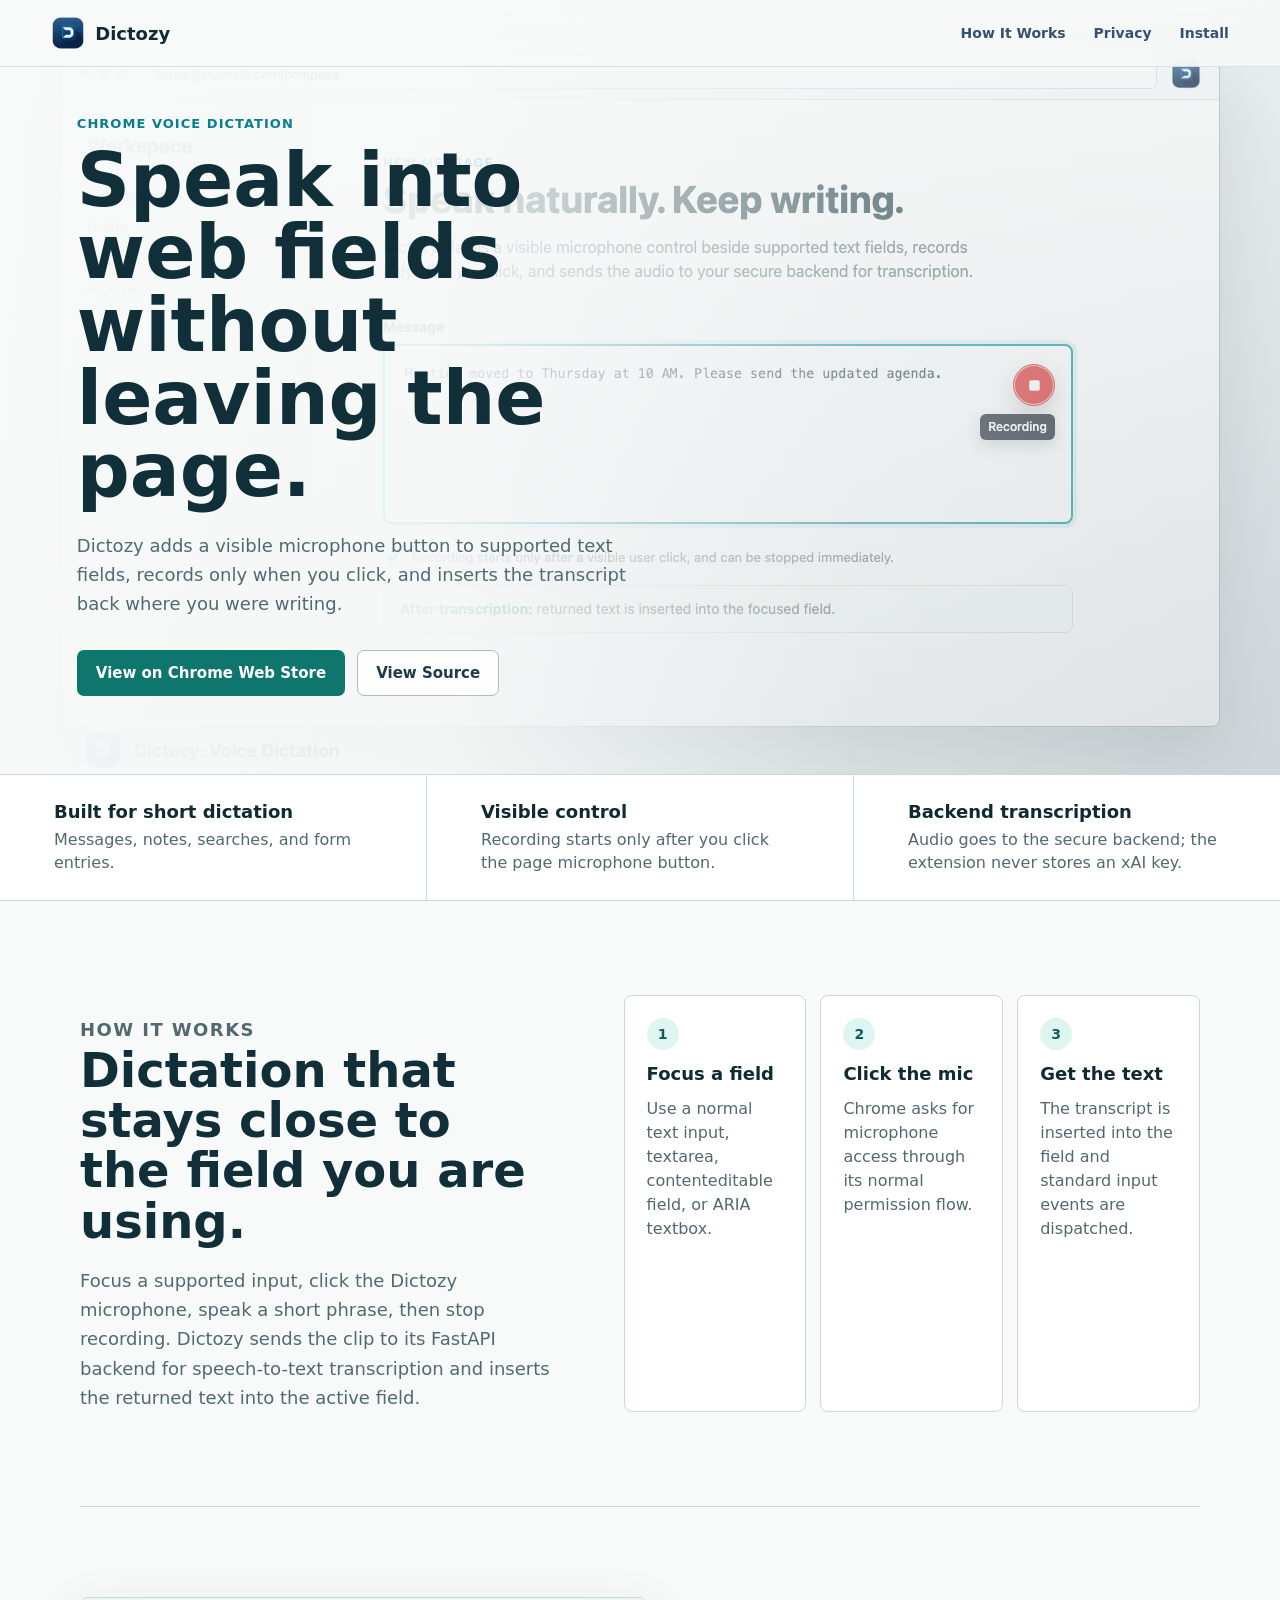
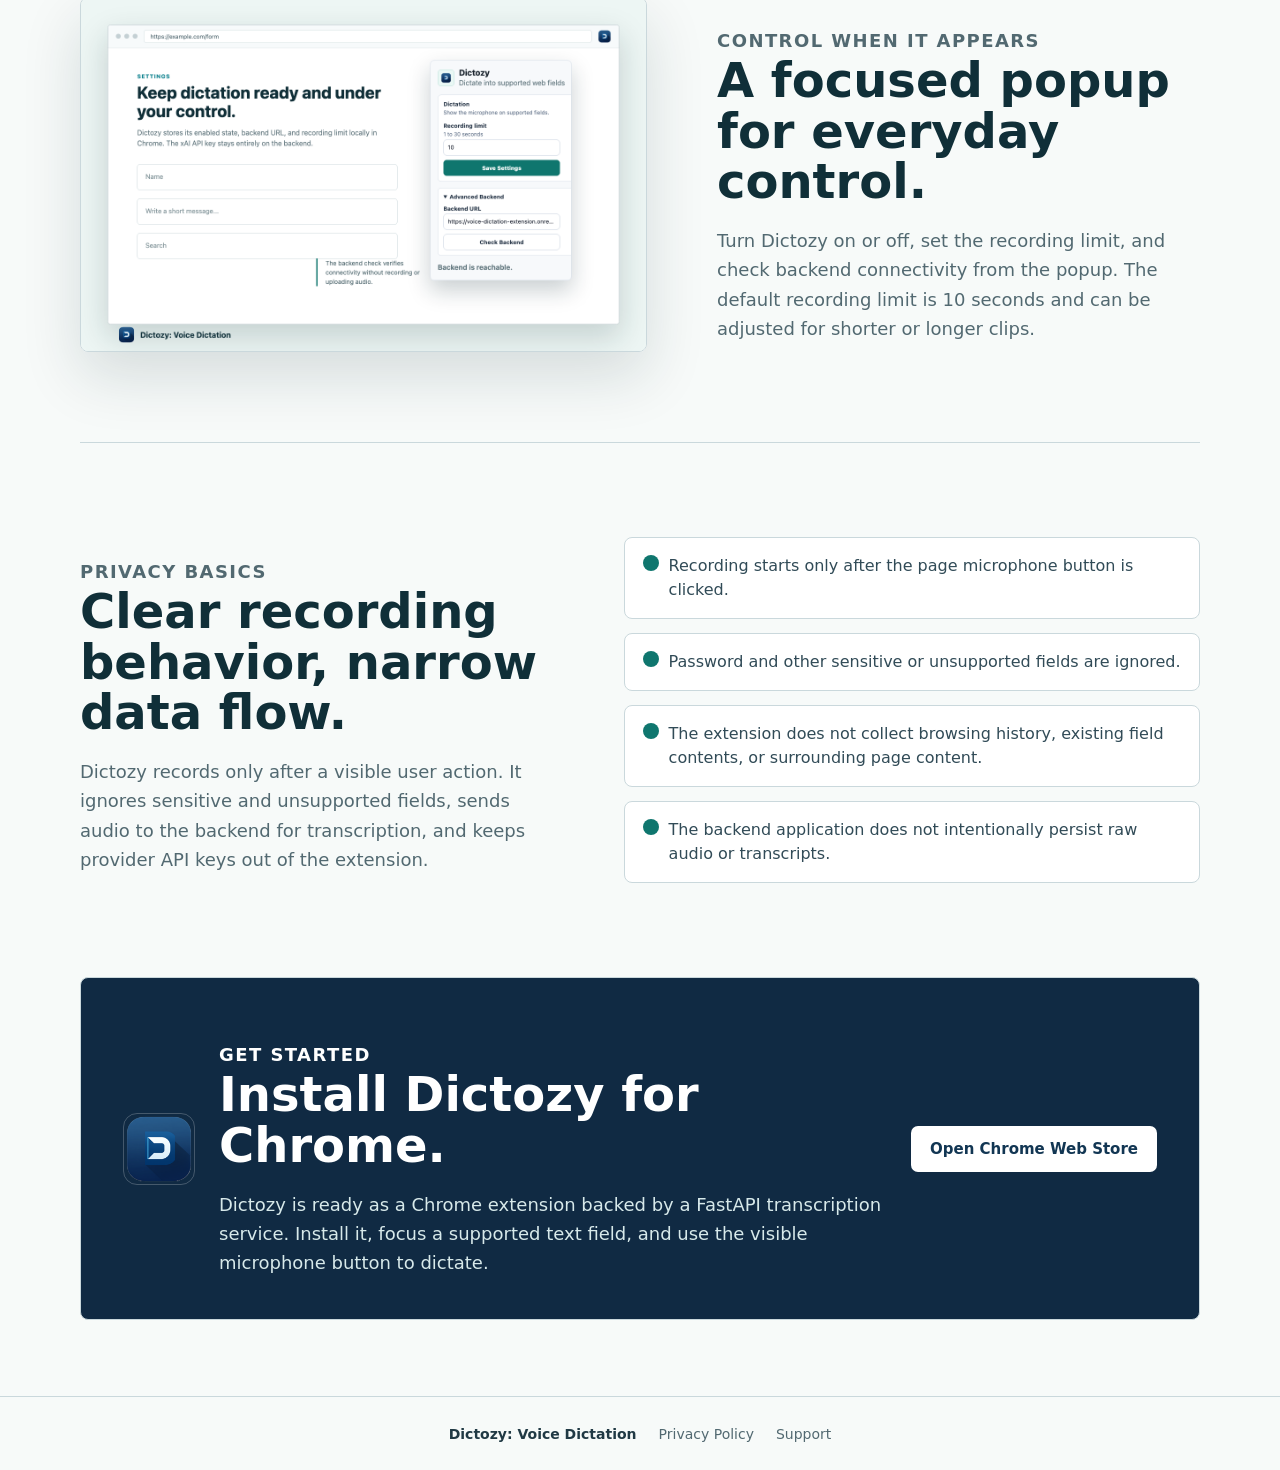
<file: site/index.html>
<!doctype html>
<html lang="en">
  <head>
    <meta charset="utf-8">
    <meta name="viewport" content="width=device-width, initial-scale=1">
    <title>Dictozy: Voice Dictation</title>
    <meta
      name="description"
      content="Dictozy lets you dictate short text into supported Chrome web fields with a visible microphone button and secure backend transcription."
    >
    <link rel="icon" href="../extension/icons/icon-32.png">
    <link rel="stylesheet" href="styles.css">
  </head>
  <body>
    <header class="site-header" aria-label="Site header">
      <a class="brand" href="#top" aria-label="Dictozy home">
        <img src="../extension/icons/icon-48.png" alt="">
        <span>Dictozy</span>
      </a>
      <nav aria-label="Primary navigation">
        <a href="#how-it-works">How It Works</a>
        <a href="#privacy">Privacy</a>
        <a href="#install">Install</a>
      </nav>
    </header>

    <main id="top">
      <section class="hero" aria-labelledby="hero-title">
        <img class="hero-image" src="../store/assets/screenshot-dictation-1280x800.png" alt="Dictozy dictating into a supported web text field.">
        <div class="hero-overlay"></div>
        <div class="hero-content">
          <p class="eyebrow">Chrome voice dictation</p>
          <h1 id="hero-title">Speak into web fields without leaving the page.</h1>
          <p class="hero-copy">
            Dictozy adds a visible microphone button to supported text fields, records only when you click,
            and inserts the transcript back where you were writing.
          </p>
          <div class="hero-actions">
            <a class="button primary" href="https://chromewebstore.google.com/detail/folpeencabfejhjokmldikaelonphmma?utm_source=item-share-cb">View on Chrome Web Store</a>
            <a class="button secondary" href="https://github.com/fredjkhar/voice-dictation-extension">View Source</a>
          </div>
        </div>
      </section>

      <section class="intro-band" aria-label="Product summary">
        <div>
          <strong>Built for short dictation</strong>
          <span>Messages, notes, searches, and form entries.</span>
        </div>
        <div>
          <strong>Visible control</strong>
          <span>Recording starts only after you click the page microphone button.</span>
        </div>
        <div>
          <strong>Backend transcription</strong>
          <span>Audio goes to the secure backend; the extension never stores an xAI key.</span>
        </div>
      </section>

      <section class="section" id="how-it-works">
        <div class="section-copy">
          <p class="eyebrow">How it works</p>
          <h2>Dictation that stays close to the field you are using.</h2>
          <p>
            Focus a supported input, click the Dictozy microphone, speak a short phrase, then stop recording.
            Dictozy sends the clip to its FastAPI backend for speech-to-text transcription and inserts the
            returned text into the active field.
          </p>
        </div>
        <div class="steps" aria-label="Dictation steps">
          <div>
            <span>1</span>
            <strong>Focus a field</strong>
            <p>Use a normal text input, textarea, contenteditable field, or ARIA textbox.</p>
          </div>
          <div>
            <span>2</span>
            <strong>Click the mic</strong>
            <p>Chrome asks for microphone access through its normal permission flow.</p>
          </div>
          <div>
            <span>3</span>
            <strong>Get the text</strong>
            <p>The transcript is inserted into the field and standard input events are dispatched.</p>
          </div>
        </div>
      </section>

      <section class="screenshot-section" aria-labelledby="settings-title">
        <img src="../store/assets/screenshot-settings-1280x800.png" alt="Dictozy popup settings with the enabled toggle, recording limit, and backend check.">
        <div>
          <p class="eyebrow">Control when it appears</p>
          <h2 id="settings-title">A focused popup for everyday control.</h2>
          <p>
            Turn Dictozy on or off, set the recording limit, and check backend connectivity from the popup.
            The default recording limit is 10 seconds and can be adjusted for shorter or longer clips.
          </p>
        </div>
      </section>

      <section class="section privacy" id="privacy">
        <div class="section-copy">
          <p class="eyebrow">Privacy basics</p>
          <h2>Clear recording behavior, narrow data flow.</h2>
          <p>
            Dictozy records only after a visible user action. It ignores sensitive and unsupported fields,
            sends audio to the backend for transcription, and keeps provider API keys out of the extension.
          </p>
        </div>
        <ul class="checks">
          <li>Recording starts only after the page microphone button is clicked.</li>
          <li>Password and other sensitive or unsupported fields are ignored.</li>
          <li>The extension does not collect browsing history, existing field contents, or surrounding page content.</li>
          <li>The backend application does not intentionally persist raw audio or transcripts.</li>
        </ul>
      </section>

      <section class="install" id="install" aria-labelledby="install-title">
        <img src="../extension/icons/icon-128.png" alt="">
        <div>
          <p class="eyebrow">Get started</p>
          <h2 id="install-title">Install Dictozy for Chrome.</h2>
          <p>
            Dictozy is ready as a Chrome extension backed by a FastAPI transcription service. Install it,
            focus a supported text field, and use the visible microphone button to dictate.
          </p>
        </div>
        <a class="button primary" href="https://chromewebstore.google.com/detail/folpeencabfejhjokmldikaelonphmma?utm_source=item-share-cb">Open Chrome Web Store</a>
      </section>
    </main>

    <footer class="footer">
      <span>Dictozy: Voice Dictation</span>
      <a href="../PRIVACY.md">Privacy Policy</a>
      <a href="https://github.com/fredjkhar/voice-dictation-extension/issues">Support</a>
    </footer>
  </body>
</html>
</file>
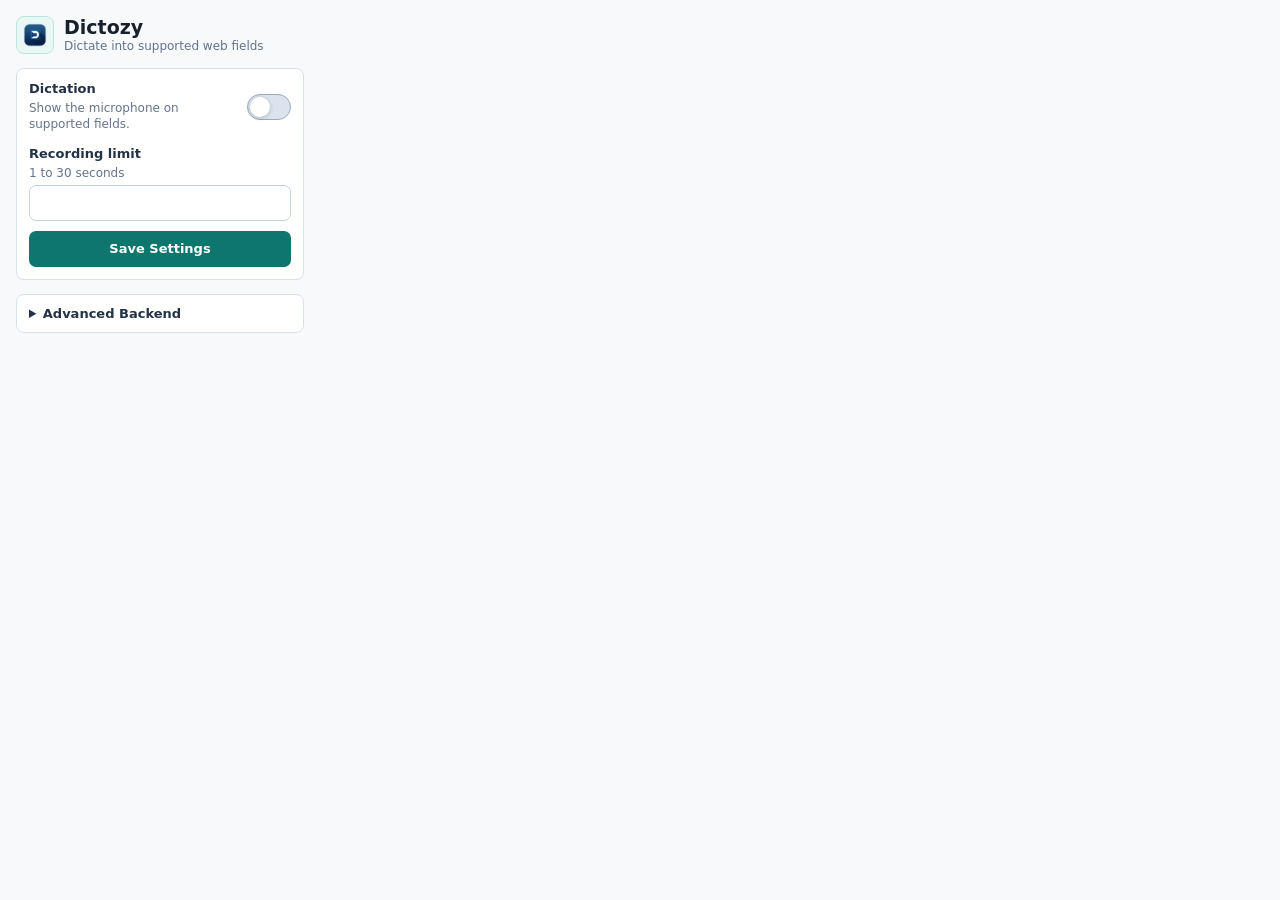
<file: extension/popup.html>
<!doctype html>
<html lang="en">
  <head>
    <meta charset="utf-8">
    <meta name="viewport" content="width=device-width, initial-scale=1">
    <title>Dictozy</title>
    <style>
      :root {
        color-scheme: light;
        --accent: #0f766e;
        --accent-strong: #115e59;
        --border: #d8e0ea;
        --ink: #17212b;
        --muted: #64748b;
        --panel: #ffffff;
        --page: #f7f9fb;
      }

      * {
        box-sizing: border-box;
      }

      body {
        width: 320px;
        margin: 0;
        color: var(--ink);
        background: var(--page);
        font-family: system-ui, -apple-system, BlinkMacSystemFont, "Segoe UI", sans-serif;
      }

      .popup-shell {
        display: grid;
        gap: 14px;
        padding: 16px;
      }

      .brand {
        display: flex;
        align-items: center;
        gap: 10px;
      }

      .brand-mark {
        display: grid;
        place-items: center;
        width: 38px;
        height: 38px;
        border: 1px solid #bfe3dc;
        border-radius: 8px;
        background: #eaf8f5;
      }

      .brand-mark img {
        width: 24px;
        height: 24px;
      }

      h1 {
        margin: 0;
        font-size: 19px;
        font-weight: 760;
        letter-spacing: 0;
      }

      p {
        margin: 0;
      }

      .subtitle,
      .toggle-description,
      .field-help {
        color: var(--muted);
        font-size: 12px;
        line-height: 1.35;
      }

      .settings-panel,
      .advanced {
        border: 1px solid var(--border);
        border-radius: 8px;
        background: var(--panel);
      }

      .settings-panel {
        display: grid;
        gap: 13px;
        padding: 12px;
      }

      .toggle-row {
        display: flex;
        align-items: center;
        justify-content: space-between;
        gap: 14px;
      }

      .toggle-copy,
      .field-label {
        display: grid;
        gap: 4px;
        min-width: 0;
      }

      .toggle-title,
      .field-title {
        color: #233244;
        font-size: 13px;
        font-weight: 720;
      }

      .switch {
        position: relative;
        width: 44px;
        min-width: 44px;
        height: 26px;
        margin: 0;
        appearance: none;
        border: 1px solid #9aaabe;
        border-radius: 999px;
        background: #dbe4ee;
        cursor: pointer;
        transition: background-color 140ms ease, border-color 140ms ease;
      }

      .switch::before {
        content: "";
        position: absolute;
        top: 2px;
        left: 2px;
        width: 20px;
        height: 20px;
        border-radius: 999px;
        background: #ffffff;
        box-shadow: 0 1px 4px rgb(15 23 42 / 22%);
        transition: transform 140ms ease;
      }

      .switch:checked {
        border-color: var(--accent);
        background: var(--accent);
      }

      .switch:checked::before {
        transform: translateX(18px);
      }

      .switch:focus-visible,
      input:focus-visible,
      button:focus-visible,
      summary:focus-visible {
        outline: 3px solid #38bdf8;
        outline-offset: 2px;
      }

      form {
        display: grid;
        gap: 10px;
      }

      input[type="number"],
      input[type="url"] {
        width: 100%;
        min-height: 36px;
        border: 1px solid #c5d0de;
        border-radius: 7px;
        background: #ffffff;
        color: #111827;
        font: inherit;
        font-size: 13px;
        letter-spacing: 0;
        padding: 7px 9px;
      }

      button {
        display: inline-flex;
        align-items: center;
        justify-content: center;
        min-height: 36px;
        border: 1px solid transparent;
        border-radius: 7px;
        cursor: pointer;
        font: inherit;
        font-size: 13px;
        font-weight: 720;
        letter-spacing: 0;
      }

      button:disabled {
        cursor: wait;
        opacity: 0.7;
      }

      .primary-button {
        background: var(--accent);
        color: #ffffff;
      }

      .primary-button:hover {
        background: var(--accent-strong);
      }

      .secondary-button {
        width: 100%;
        border-color: #c5d0de;
        background: #ffffff;
        color: #233244;
      }

      .secondary-button:hover {
        border-color: #94a3b8;
        background: #f8fafc;
      }

      .advanced {
        padding: 0;
      }

      summary {
        padding: 11px 12px;
        color: #233244;
        cursor: pointer;
        font-size: 13px;
        font-weight: 720;
      }

      .advanced-fields {
        display: grid;
        gap: 10px;
        padding: 0 12px 12px;
      }

      .status {
        min-height: 18px;
        color: #36516f;
        font-size: 12px;
        line-height: 1.4;
      }

      .status[data-tone="success"] {
        color: #047857;
      }

      .status[data-tone="warning"] {
        color: #b45309;
      }

      .status[data-tone="error"] {
        color: #b91c1c;
      }
    </style>
  </head>
  <body>
    <main class="popup-shell">
      <header class="brand">
        <span class="brand-mark" aria-hidden="true">
          <img src="icons/icon-32.png" alt="">
        </span>
        <div>
          <h1>Dictozy</h1>
          <p class="subtitle">Dictate into supported web fields</p>
        </div>
      </header>

      <section class="settings-panel" aria-label="Dictozy settings">
        <label class="toggle-row">
          <span class="toggle-copy">
            <span class="toggle-title">Dictation</span>
            <span class="toggle-description">Show the microphone on supported fields.</span>
          </span>
          <input id="extensionEnabled" class="switch" type="checkbox" role="switch">
        </label>

        <form id="settingsForm">
          <label class="field-label">
            <span class="field-title">Recording limit</span>
            <span class="field-help">1 to 30 seconds</span>
            <input id="recordingDurationSeconds" type="number" min="1" max="30" step="1">
          </label>
          <button id="saveSettings" class="primary-button" type="button">Save Settings</button>
        </form>
      </section>

      <details class="advanced">
        <summary>Advanced Backend</summary>
        <div class="advanced-fields">
          <label class="field-label">
            <span class="field-title">Backend URL</span>
            <input id="backendUrl" type="url" autocomplete="off" spellcheck="false">
          </label>
          <button id="testBackend" class="secondary-button" type="button">Check Backend</button>
        </div>
      </details>

      <p id="status" class="status" data-tone="neutral" aria-live="polite"></p>
    </main>
    <script src="config.js"></script>
    <script src="popup.js"></script>
  </body>
</html>
</file>
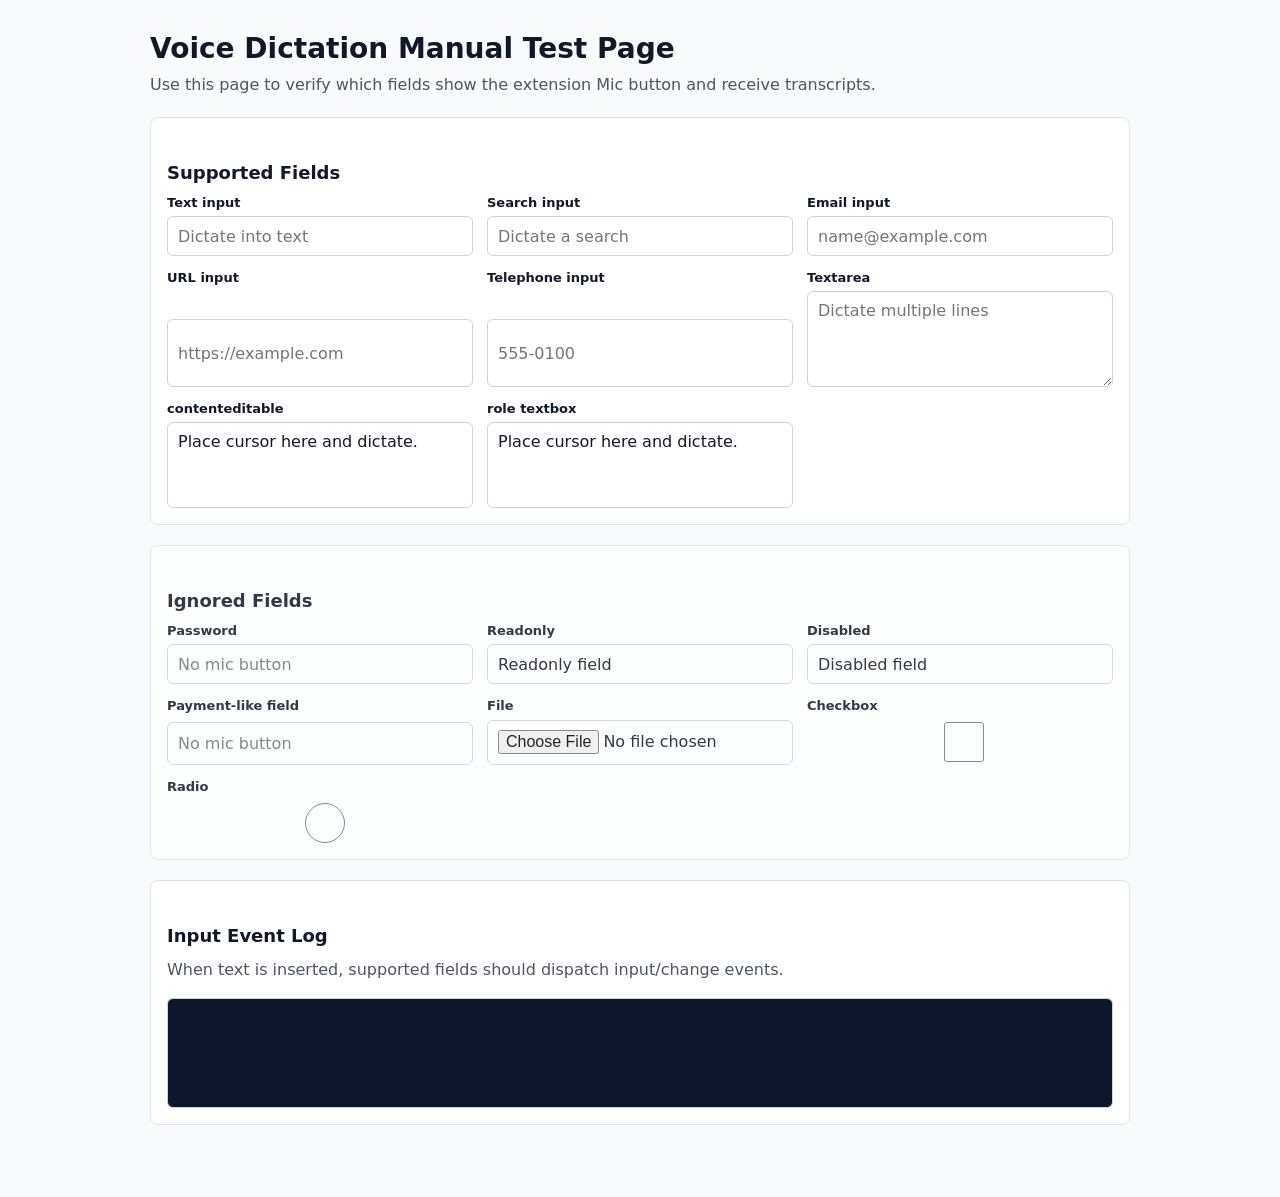
<file: qa/manual-test-page.html>
<!doctype html>
<html lang="en">
  <head>
    <meta charset="utf-8">
    <meta name="viewport" content="width=device-width, initial-scale=1">
    <title>Voice Dictation Manual Test Page</title>
    <style>
      :root {
        color-scheme: light;
        font-family: system-ui, -apple-system, BlinkMacSystemFont, "Segoe UI", sans-serif;
      }

      body {
        max-width: 980px;
        margin: 0 auto;
        padding: 32px 20px 72px;
        color: #111827;
        background: #f8fafc;
      }

      h1 {
        margin: 0 0 8px;
        font-size: 28px;
      }

      h2 {
        margin: 28px 0 12px;
        font-size: 18px;
      }

      p {
        margin: 0 0 16px;
        color: #4b5563;
        line-height: 1.5;
      }

      .grid {
        display: grid;
        grid-template-columns: repeat(auto-fit, minmax(260px, 1fr));
        gap: 14px;
      }

      label,
      .field-group {
        display: grid;
        gap: 6px;
        min-width: 0;
      }

      span {
        font-size: 13px;
        font-weight: 650;
      }

      input,
      textarea,
      [contenteditable="true"],
      [role="textbox"] {
        width: 100%;
        box-sizing: border-box;
        border: 1px solid #cbd5e1;
        border-radius: 6px;
        background: #ffffff;
        color: #111827;
        font: inherit;
        min-height: 40px;
        padding: 9px 10px;
      }

      textarea {
        min-height: 96px;
        resize: vertical;
      }

      [contenteditable="true"],
      [role="textbox"] {
        min-height: 86px;
      }

      .panel {
        margin-top: 20px;
        padding: 16px;
        border: 1px solid #dbe3ef;
        border-radius: 8px;
        background: #ffffff;
      }

      .ignored {
        opacity: 0.85;
      }

      .event-log {
        min-height: 88px;
        margin-top: 8px;
        padding: 10px;
        overflow: auto;
        border: 1px solid #cbd5e1;
        border-radius: 6px;
        background: #0f172a;
        color: #e2e8f0;
        font: 12px/1.5 ui-monospace, SFMono-Regular, Menlo, Consolas, monospace;
      }
    </style>
  </head>
  <body>
    <h1>Voice Dictation Manual Test Page</h1>
    <p>Use this page to verify which fields show the extension Mic button and receive transcripts.</p>

    <section class="panel">
      <h2>Supported Fields</h2>
      <div class="grid">
        <label>
          <span>Text input</span>
          <input type="text" placeholder="Dictate into text">
        </label>
        <label>
          <span>Search input</span>
          <input type="search" placeholder="Dictate a search">
        </label>
        <label>
          <span>Email input</span>
          <input type="email" placeholder="name@example.com">
        </label>
        <label>
          <span>URL input</span>
          <input type="url" placeholder="https://example.com">
        </label>
        <label>
          <span>Telephone input</span>
          <input type="tel" placeholder="555-0100">
        </label>
        <label>
          <span>Textarea</span>
          <textarea placeholder="Dictate multiple lines"></textarea>
        </label>
        <div class="field-group">
          <span>contenteditable</span>
          <div contenteditable="true">Place cursor here and dictate.</div>
        </div>
        <div class="field-group">
          <span>role textbox</span>
          <div role="textbox" tabindex="0" contenteditable="true">Place cursor here and dictate.</div>
        </div>
      </div>
    </section>

    <section class="panel ignored">
      <h2>Ignored Fields</h2>
      <div class="grid">
        <label>
          <span>Password</span>
          <input type="password" placeholder="No mic button">
        </label>
        <label>
          <span>Readonly</span>
          <input type="text" readonly value="Readonly field">
        </label>
        <label>
          <span>Disabled</span>
          <input type="text" disabled value="Disabled field">
        </label>
        <label>
          <span>Payment-like field</span>
          <input type="text" name="credit-card-number" autocomplete="cc-number" placeholder="No mic button">
        </label>
        <label>
          <span>File</span>
          <input type="file">
        </label>
        <label>
          <span>Checkbox</span>
          <input type="checkbox">
        </label>
        <label>
          <span>Radio</span>
          <input type="radio" name="ignored-radio">
        </label>
      </div>
      <input type="hidden" value="hidden field">
    </section>

    <section class="panel">
      <h2>Input Event Log</h2>
      <p>When text is inserted, supported fields should dispatch input/change events.</p>
      <div id="eventLog" class="event-log" aria-live="polite"></div>
    </section>

    <script>
      const eventLog = document.querySelector("#eventLog");

      function writeLog(event) {
        const target = event.target;
        const label = target.closest("label")?.querySelector("span")?.textContent
          || target.previousElementSibling?.textContent
          || target.getAttribute("role")
          || target.tagName.toLowerCase();
        const line = `${new Date().toLocaleTimeString()} ${event.type}: ${label}`;
        eventLog.textContent = `${line}\n${eventLog.textContent}`.slice(0, 2000);
      }

      document.addEventListener("input", writeLog, true);
      document.addEventListener("change", writeLog, true);
    </script>
  </body>
</html>
</file>
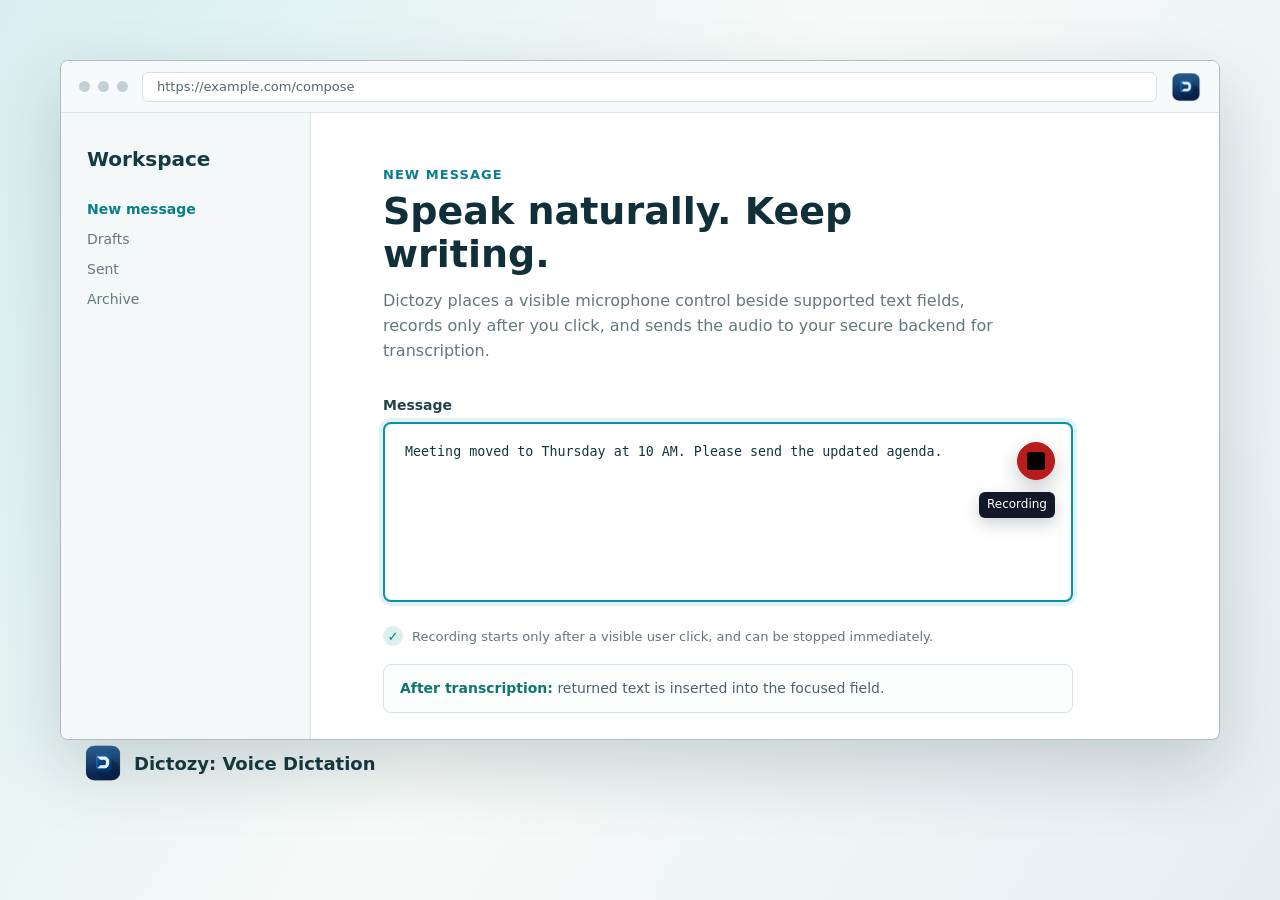
<file: store/source/dictation.html>
<!doctype html>
<html lang="en">
  <head>
    <meta charset="utf-8">
    <meta name="viewport" content="width=device-width, initial-scale=1">
    <title>Dictozy Dictation Store Screenshot</title>
    <link rel="stylesheet" href="common.css">
    <link rel="stylesheet" href="../../extension/content.css">
    <style>
      body {
        position: relative;
        display: grid;
        width: 1280px;
        height: 800px;
        place-items: center;
        background: linear-gradient(120deg, #d8eef0 0%, #f7faf8 48%, #e6edf2 100%);
      }

      .page {
        display: grid;
        grid-template-columns: 250px 1fr;
      }

      .sidebar {
        padding: 34px 26px;
        border-right: 1px solid #dce5e8;
        background: #f5f8f8;
      }

      .sidebar strong {
        display: block;
        margin-bottom: 30px;
        color: #153a43;
        font-size: 20px;
      }

      .sidebar div {
        margin: 14px 0;
        color: #647980;
        font-size: 14px;
      }

      .sidebar .active {
        color: #087f8c;
        font-weight: 700;
      }

      .workspace {
        padding: 54px 72px;
      }

      h1 {
        max-width: 600px;
        margin: 8px 0 14px;
        color: #102f38;
        font-size: 38px;
        font-weight: 740;
        letter-spacing: 0;
        line-height: 1.12;
      }

      .intro {
        max-width: 610px;
        margin: 0 0 34px;
        color: #62777e;
        font-size: 16px;
        line-height: 1.55;
      }

      .field-label {
        display: block;
        margin-bottom: 9px;
        color: #23434c;
        font-size: 14px;
        font-weight: 700;
      }

      .field-wrap {
        position: relative;
        width: 690px;
      }

      textarea {
        width: 100%;
        height: 180px;
        resize: none;
        border: 2px solid #0795a3;
        border-radius: 8px;
        padding: 20px 78px 20px 20px;
        background: #ffffff;
        box-shadow: 0 0 0 4px rgb(7 149 163 / 12%);
        color: #16363f;
        font: 500 18px/1.55 inherit;
        outline: none;
      }

      .voice-dictation-mic-button {
        position: absolute;
        top: 20px;
        right: 18px;
        left: auto;
      }

      .voice-dictation-status {
        position: absolute;
        top: 70px;
        right: 18px;
        left: auto;
      }

      .privacy-note {
        display: flex;
        align-items: center;
        gap: 9px;
        margin-top: 20px;
        color: #60757c;
        font-size: 13px;
      }

      .privacy-note span {
        display: inline-grid;
        width: 20px;
        height: 20px;
        place-items: center;
        border-radius: 50%;
        background: #dcefee;
        color: #087f8c;
        font-weight: 800;
      }

      .transcript-preview {
        width: 690px;
        margin-top: 18px;
        padding: 13px 16px;
        border: 1px solid #d8e0ea;
        border-radius: 8px;
        background: #fbfefd;
        color: #49636a;
        font-size: 14px;
        line-height: 1.45;
      }

      .transcript-preview strong {
        color: #0f766e;
      }
    </style>
  </head>
  <body>
    <div class="store-caption">
      <img src="../../extension/icons/icon-128.png" alt="">
      Dictozy: Voice Dictation
    </div>
    <main class="browser">
      <header class="browser-bar">
        <div class="window-controls"><span></span><span></span><span></span></div>
        <div class="address-bar">https://example.com/compose</div>
        <img class="extension-mark" src="../../extension/icons/icon-128.png" alt="">
      </header>
      <div class="page">
        <aside class="sidebar">
          <strong>Workspace</strong>
          <div class="active">New message</div>
          <div>Drafts</div>
          <div>Sent</div>
          <div>Archive</div>
        </aside>
        <section class="workspace">
          <div class="eyebrow">New message</div>
          <h1>Speak naturally. Keep writing.</h1>
          <p class="intro">Dictozy places a visible microphone control beside supported text fields, records only after you click, and sends the audio to your secure backend for transcription.</p>
          <label class="field-label" for="message">Message</label>
          <div class="field-wrap">
            <textarea id="message" readonly>Meeting moved to Thursday at 10 AM. Please send the updated agenda.</textarea>
            <button class="voice-dictation-mic-button voice-dictation-mic-button--recording" type="button" aria-label="Stop dictation">
              <svg class="voice-dictation-mic-icon voice-dictation-mic-icon--filled" aria-hidden="true" viewBox="0 0 24 24">
                <rect x="6" y="6" width="12" height="12" rx="2"></rect>
              </svg>
            </button>
            <div class="voice-dictation-status">Recording</div>
          </div>
          <div class="privacy-note"><span>✓</span> Recording starts only after a visible user click, and can be stopped immediately.</div>
          <div class="transcript-preview"><strong>After transcription:</strong> returned text is inserted into the focused field.</div>
        </section>
      </div>
    </main>
  </body>
</html>
</file>
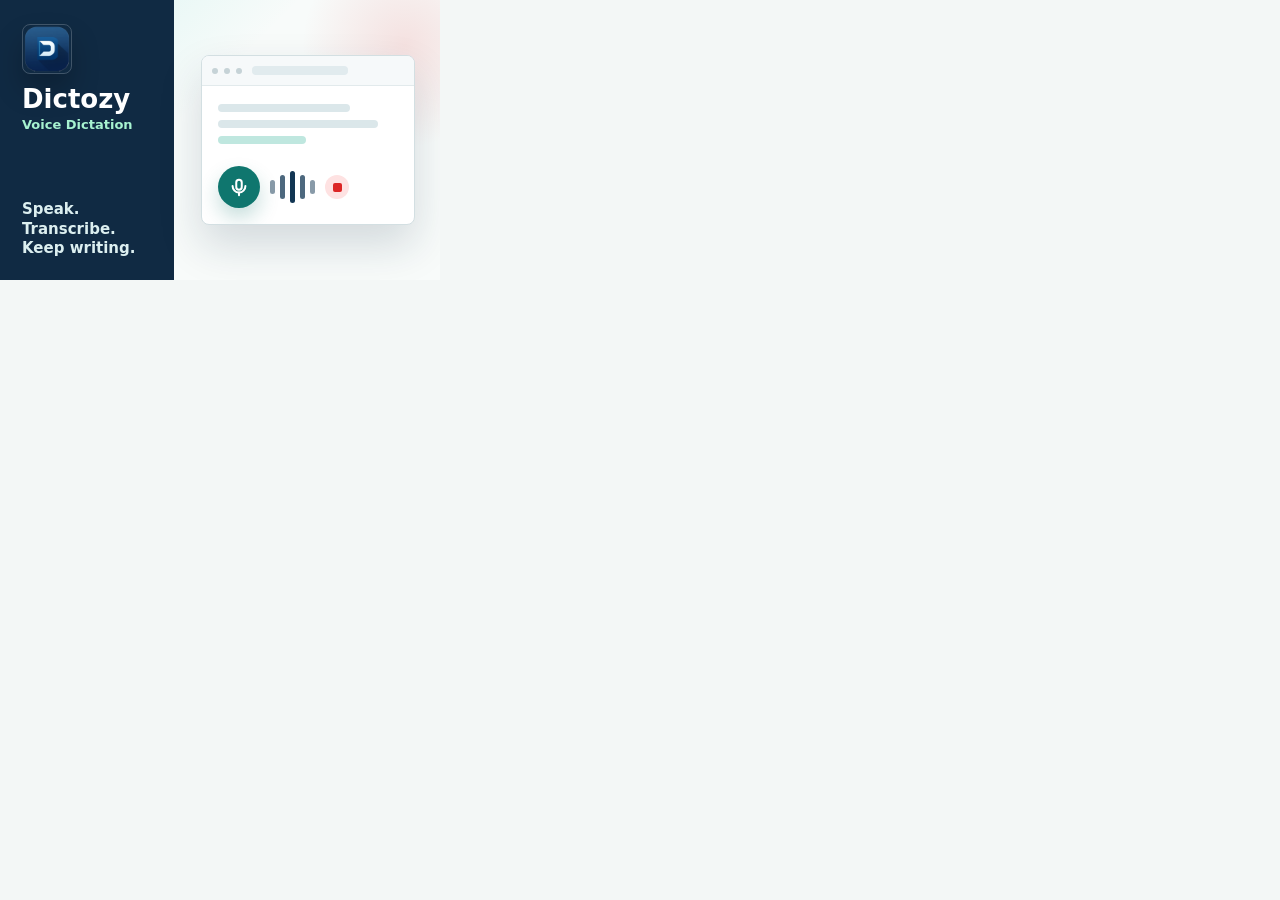
<file: store/source/promo.html>
<!doctype html>
<html lang="en">
  <head>
    <meta charset="utf-8">
    <meta name="viewport" content="width=device-width, initial-scale=1">
    <title>Dictozy Promotional Tile</title>
    <style>
      * {
        box-sizing: border-box;
      }

      html,
      body {
        width: 440px;
        height: 280px;
        margin: 0;
        overflow: hidden;
      }

      body {
        position: relative;
        display: grid;
        place-items: center;
        background: #f3f7f6;
        color: #17212b;
        font-family: Inter, ui-sans-serif, system-ui, -apple-system, BlinkMacSystemFont, "Segoe UI", sans-serif;
      }

      .tile {
        position: relative;
        display: grid;
        width: 440px;
        height: 280px;
        grid-template-columns: 174px 1fr;
        overflow: hidden;
        background: #f8fbfa;
      }

      .tile::before {
        position: absolute;
        inset: 0;
        background:
          linear-gradient(135deg, rgb(45 212 191 / 16%) 0%, transparent 42%),
          radial-gradient(circle at 92% 16%, rgb(220 38 38 / 12%), transparent 22%);
        content: "";
      }

      .brand-panel {
        position: relative;
        z-index: 1;
        display: flex;
        min-width: 0;
        flex-direction: column;
        justify-content: space-between;
        padding: 24px 22px 22px;
        background: #102a43;
        color: #ffffff;
      }

      .brand-lockup {
        display: grid;
        gap: 12px;
      }

      .brand-lockup img {
        width: 50px;
        height: 50px;
        border: 1px solid rgb(255 255 255 / 20%);
        border-radius: 8px;
        box-shadow: 0 16px 28px rgb(0 0 0 / 22%);
      }

      .brand-lockup strong {
        display: block;
        font-size: 26px;
        font-weight: 760;
        letter-spacing: 0;
        line-height: 1;
      }

      .brand-lockup span {
        display: block;
        margin-top: 5px;
        color: #a7f3d0;
        font-size: 13px;
        font-weight: 700;
        line-height: 1.2;
      }

      .tagline {
        margin: 0;
        max-width: 128px;
        color: #dceff0;
        font-size: 15px;
        font-weight: 650;
        line-height: 1.28;
      }

      .product-preview {
        position: relative;
        z-index: 1;
        display: grid;
        place-items: center;
        padding: 24px 24px 24px 26px;
      }

      .browser-card {
        width: 214px;
        overflow: hidden;
        border: 1px solid #d3dfe2;
        border-radius: 8px;
        background: #ffffff;
        box-shadow: 0 20px 44px rgb(16 42 67 / 16%);
      }

      .browser-top {
        display: flex;
        align-items: center;
        gap: 6px;
        height: 30px;
        padding: 0 10px;
        border-bottom: 1px solid #e2eaec;
        background: #f6f9fa;
      }

      .browser-top span {
        width: 6px;
        height: 6px;
        border-radius: 50%;
        background: #c6d3d7;
      }

      .address {
        width: 96px;
        height: 9px;
        margin-left: 4px;
        border-radius: 4px;
        background: #e1ebee;
      }

      .field {
        padding: 18px 16px 16px;
      }

      .field-lines {
        display: grid;
        gap: 8px;
      }

      .field-lines span {
        height: 8px;
        border-radius: 999px;
        background: #dbe7ea;
      }

      .field-lines span:nth-child(1) {
        width: 132px;
      }

      .field-lines span:nth-child(2) {
        width: 160px;
      }

      .field-lines span:nth-child(3) {
        width: 88px;
        background: #bfe7df;
      }

      .dictation-strip {
        display: flex;
        align-items: center;
        gap: 10px;
        margin-top: 22px;
      }

      .mic-button {
        display: grid;
        width: 42px;
        height: 42px;
        min-width: 42px;
        place-items: center;
        border-radius: 50%;
        background: #0f766e;
        box-shadow: 0 10px 20px rgb(15 118 110 / 24%);
      }

      .mic-button svg {
        width: 22px;
        height: 22px;
        fill: none;
        stroke: #ffffff;
        stroke-linecap: round;
        stroke-linejoin: round;
        stroke-width: 2.2;
      }

      .waveform {
        display: flex;
        height: 34px;
        align-items: center;
        gap: 5px;
      }

      .waveform span {
        width: 5px;
        border-radius: 999px;
        background: #123653;
      }

      .waveform span:nth-child(1),
      .waveform span:nth-child(5) {
        height: 14px;
        opacity: 0.5;
      }

      .waveform span:nth-child(2),
      .waveform span:nth-child(4) {
        height: 24px;
        opacity: 0.75;
      }

      .waveform span:nth-child(3) {
        height: 32px;
      }

      .stop-dot {
        display: grid;
        width: 24px;
        height: 24px;
        place-items: center;
        border-radius: 50%;
        background: #fee2e2;
      }

      .stop-dot::before {
        width: 9px;
        height: 9px;
        border-radius: 2px;
        background: #dc2626;
        content: "";
      }
    </style>
  </head>
  <body>
    <main class="tile">
      <section class="brand-panel" aria-label="Dictozy brand">
        <div class="brand-lockup">
          <img src="../../extension/icons/icon-128.png" alt="">
          <div>
            <strong>Dictozy</strong>
            <span>Voice Dictation</span>
          </div>
        </div>
        <p class="tagline">Speak. Transcribe. Keep writing.</p>
      </section>
      <section class="product-preview" aria-label="Dictation preview">
        <div class="browser-card">
          <div class="browser-top">
            <span></span><span></span><span></span>
            <div class="address"></div>
          </div>
          <div class="field">
            <div class="field-lines" aria-hidden="true">
              <span></span>
              <span></span>
              <span></span>
            </div>
            <div class="dictation-strip">
              <div class="mic-button" aria-hidden="true">
                <svg viewBox="0 0 24 24">
                  <path d="M12 4a3 3 0 0 0-3 3v5a3 3 0 0 0 6 0V7a3 3 0 0 0-3-3z"></path>
                  <path d="M5 11a7 7 0 0 0 14 0"></path>
                  <path d="M12 18v3"></path>
                </svg>
              </div>
              <div class="waveform" aria-hidden="true">
                <span></span><span></span><span></span><span></span><span></span>
              </div>
              <div class="stop-dot" aria-hidden="true"></div>
            </div>
          </div>
        </div>
      </section>
    </main>
  </body>
</html>
</file>
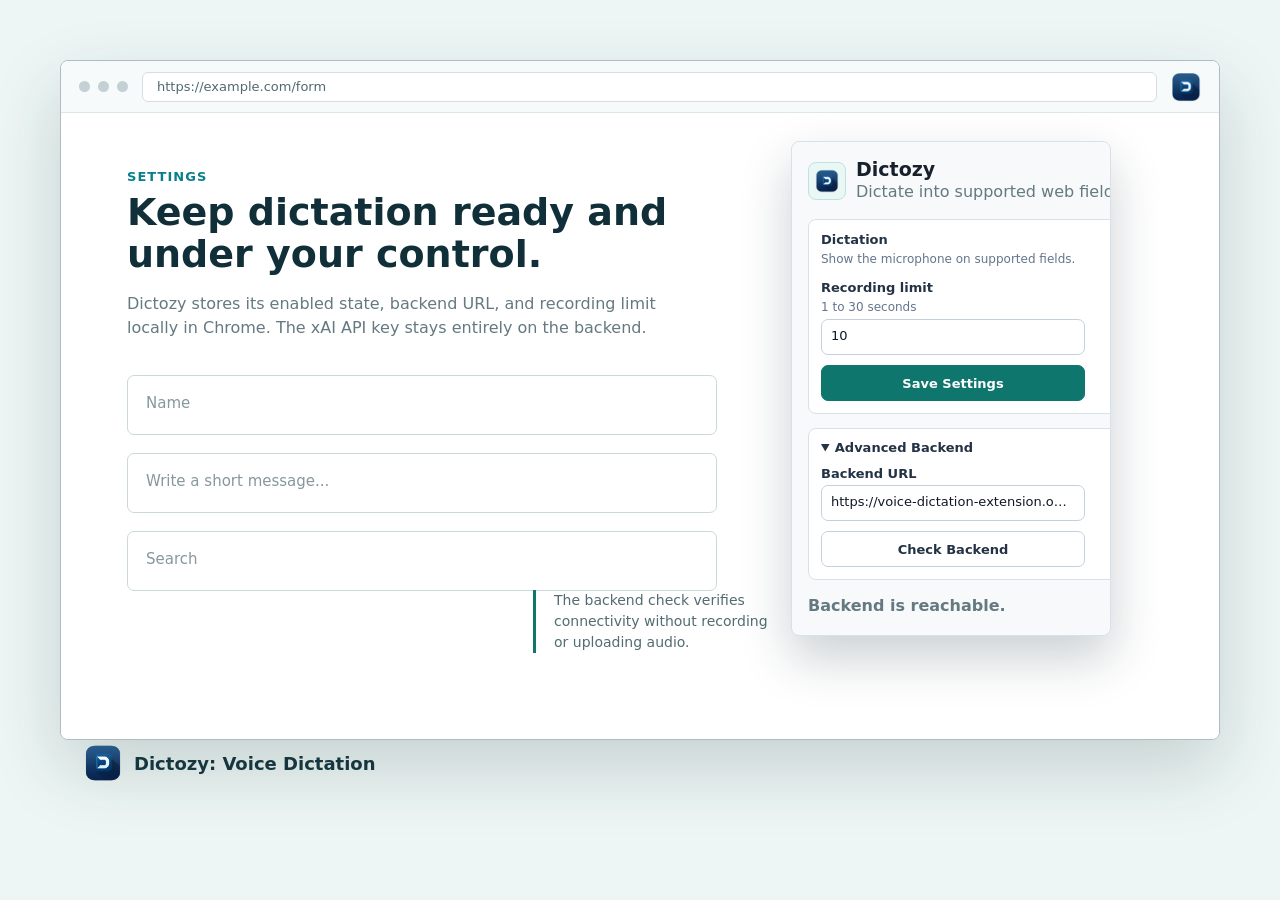
<file: store/source/settings.html>
<!doctype html>
<html lang="en">
  <head>
    <meta charset="utf-8">
    <meta name="viewport" content="width=device-width, initial-scale=1">
    <title>Dictozy Settings Store Screenshot</title>
    <link rel="stylesheet" href="common.css">
    <style>
      body {
        position: relative;
        display: grid;
        width: 1280px;
        height: 800px;
        place-items: center;
        background: #edf6f4;
      }

      .page {
        position: relative;
        padding: 56px 66px;
        background: #ffffff;
      }

      .page h1 {
        width: 560px;
        margin: 8px 0 14px;
        color: #102f38;
        font-size: 38px;
        font-weight: 740;
        letter-spacing: 0;
        line-height: 1.1;
      }

      .page p {
        width: 560px;
        color: #647980;
        font-size: 16px;
        line-height: 1.55;
      }

      .sample-fields {
        display: grid;
        width: 590px;
        gap: 18px;
        margin-top: 34px;
      }

      .sample-field {
        height: 60px;
        border: 1px solid #cbd8dc;
        border-radius: 7px;
        padding: 18px;
        color: #86989d;
        font-size: 15px;
      }

      .popup {
        position: absolute;
        top: 28px;
        right: 108px;
        display: grid;
        width: 320px;
        gap: 14px;
        overflow: hidden;
        padding: 16px;
        border: 1px solid #d8e0ea;
        border-radius: 8px;
        background: #f7f9fb;
        box-shadow: 0 22px 50px rgb(15 42 50 / 22%);
      }

      .brand {
        display: flex;
        align-items: center;
        gap: 10px;
      }

      .brand-mark {
        display: grid;
        width: 38px;
        height: 38px;
        place-items: center;
        border: 1px solid #bfe3dc;
        border-radius: 8px;
        background: #eaf8f5;
      }

      .brand-mark img {
        width: 24px;
        height: 24px;
      }

      .popup h2 {
        margin: 0;
        color: #17212b;
        font-size: 19px;
        font-weight: 760;
        letter-spacing: 0;
      }

      .subtitle,
      .toggle-description,
      .field-help {
        margin: 0;
        color: #64748b;
        font-size: 12px;
        line-height: 1.35;
      }

      .settings-panel,
      .advanced {
        width: 100%;
        min-width: 0;
        max-width: 100%;
        overflow: hidden;
        border: 1px solid #d8e0ea;
        border-radius: 8px;
        background: #ffffff;
      }

      .settings-panel {
        display: grid;
        gap: 13px;
        padding: 12px;
      }

      .toggle-row {
        display: flex;
        align-items: center;
        justify-content: space-between;
        gap: 14px;
      }

      .toggle-copy,
      .field-label {
        display: grid;
        gap: 4px;
        min-width: 0;
      }

      .toggle-title,
      .field-title {
        color: #233244;
        font-size: 13px;
        font-weight: 720;
      }

      .switch {
        position: relative;
        width: 44px;
        min-width: 44px;
        height: 26px;
        border: 1px solid #0f766e;
        border-radius: 999px;
        background: #0f766e;
      }

      .switch::before {
        position: absolute;
        top: 2px;
        left: 20px;
        width: 20px;
        height: 20px;
        border-radius: 999px;
        background: #ffffff;
        box-shadow: 0 1px 4px rgb(15 23 42 / 22%);
        content: "";
      }

      .form {
        display: grid;
        min-width: 0;
        gap: 10px;
      }

      .input {
        width: 264px;
        min-width: 0;
        max-width: 100%;
        min-height: 36px;
        overflow: hidden;
        border: 1px solid #c5d0de;
        border-radius: 7px;
        background: #ffffff;
        color: #111827;
        font-size: 13px;
        letter-spacing: 0;
        padding: 8px 9px;
        text-overflow: ellipsis;
        white-space: nowrap;
      }

      .primary-button,
      .secondary-button {
        display: inline-flex;
        width: 264px;
        min-height: 36px;
        align-items: center;
        justify-content: center;
        overflow: hidden;
        border-radius: 7px;
        font-size: 13px;
        font-weight: 720;
        letter-spacing: 0;
      }

      .primary-button {
        border: 1px solid #0f766e;
        background: #0f766e;
        color: #ffffff;
      }

      .secondary-button {
        border: 1px solid #c5d0de;
        background: #ffffff;
        color: #233244;
      }

      .advanced summary {
        padding: 11px 12px;
        color: #233244;
        font-size: 13px;
        font-weight: 720;
      }

      .advanced-fields {
        display: grid;
        min-width: 0;
        gap: 10px;
        padding: 0 12px 12px;
      }

      .status {
        min-height: 18px;
        margin: 0;
        color: #047857;
        font-size: 12px;
        font-weight: 700;
        line-height: 1.4;
      }

      .callout {
        position: absolute;
        right: 438px;
        bottom: 86px;
        width: 248px;
        padding-left: 18px;
        border-left: 3px solid #0f766e;
        color: #536b72;
        font-size: 14px;
        line-height: 1.5;
      }
    </style>
  </head>
  <body>
    <div class="store-caption">
      <img src="../../extension/icons/icon-128.png" alt="">
      Dictozy: Voice Dictation
    </div>
    <main class="browser">
      <header class="browser-bar">
        <div class="window-controls"><span></span><span></span><span></span></div>
        <div class="address-bar">https://example.com/form</div>
        <img class="extension-mark" src="../../extension/icons/icon-128.png" alt="">
      </header>
      <section class="page">
        <div class="eyebrow">Settings</div>
        <h1>Keep dictation ready and under your control.</h1>
        <p>Dictozy stores its enabled state, backend URL, and recording limit locally in Chrome. The xAI API key stays entirely on the backend.</p>
        <div class="sample-fields">
          <div class="sample-field">Name</div>
          <div class="sample-field">Write a short message...</div>
          <div class="sample-field">Search</div>
        </div>
        <div class="callout">The backend check verifies connectivity without recording or uploading audio.</div>
        <aside class="popup" aria-label="Dictozy popup preview">
          <header class="brand">
            <span class="brand-mark" aria-hidden="true">
              <img src="../../extension/icons/icon-32.png" alt="">
            </span>
            <div>
              <h2>Dictozy</h2>
              <p class="subtitle">Dictate into supported web fields</p>
            </div>
          </header>

          <section class="settings-panel">
            <div class="toggle-row">
              <span class="toggle-copy">
                <span class="toggle-title">Dictation</span>
                <span class="toggle-description">Show the microphone on supported fields.</span>
              </span>
              <span class="switch" aria-hidden="true"></span>
            </div>

            <div class="form">
              <div class="field-label">
                <span class="field-title">Recording limit</span>
                <span class="field-help">1 to 30 seconds</span>
                <div class="input">10</div>
              </div>
              <div class="primary-button">Save Settings</div>
            </div>
          </section>

          <details class="advanced" open>
            <summary>Advanced Backend</summary>
            <div class="advanced-fields">
              <div class="field-label">
                <span class="field-title">Backend URL</span>
                <div class="input">https://voice-dictation-extension.onrender.com/api/transcribe</div>
              </div>
              <div class="secondary-button">Check Backend</div>
            </div>
          </details>

          <p class="status">Backend is reachable.</p>
        </aside>
      </section>
    </main>
  </body>
</html>
</file>
<file: site/styles.css>
:root {
  color-scheme: light;
  --accent: #0f766e;
  --accent-dark: #115e59;
  --coral: #dc2626;
  --ink: #102a32;
  --muted: #526971;
  --panel: #ffffff;
  --soft: #edf6f4;
  --line: #cad8dc;
}

* {
  box-sizing: border-box;
}

html {
  scroll-behavior: smooth;
}

body {
  margin: 0;
  overflow-x: hidden;
  background: #f7faf9;
  color: var(--ink);
  font-family: Inter, ui-sans-serif, system-ui, -apple-system, BlinkMacSystemFont, "Segoe UI", sans-serif;
}

a {
  color: inherit;
}

.site-header {
  position: fixed;
  top: 0;
  right: 0;
  left: 0;
  z-index: 5;
  display: flex;
  align-items: center;
  justify-content: space-between;
  gap: 24px;
  padding: 16px clamp(20px, 4vw, 54px);
  background: rgb(247 250 249 / 88%);
  border-bottom: 1px solid rgb(202 216 220 / 72%);
  backdrop-filter: blur(14px);
}

.brand,
.site-header nav,
.hero-actions,
.footer {
  display: flex;
  align-items: center;
}

.brand {
  gap: 10px;
  text-decoration: none;
  font-size: 18px;
  font-weight: 780;
}

.brand img {
  width: 34px;
  height: 34px;
  border-radius: 7px;
}

.site-header nav {
  gap: clamp(14px, 3vw, 28px);
  color: #36516f;
  font-size: 14px;
  font-weight: 650;
}

.site-header nav a {
  text-decoration: none;
}

.site-header nav a:hover {
  color: var(--accent);
}

.hero {
  position: relative;
  min-height: 86vh;
  overflow: hidden;
  display: flex;
  align-items: center;
  padding: 110px clamp(22px, 6vw, 84px) 72px;
  background: #dcefee;
}

.hero-image {
  position: absolute;
  inset: 0;
  width: 100%;
  height: 100%;
  object-fit: cover;
  object-position: center;
}

.hero-overlay {
  position: absolute;
  inset: 0;
  background:
    linear-gradient(90deg, rgb(247 250 249 / 98%) 0%, rgb(247 250 249 / 92%) 34%, rgb(247 250 249 / 46%) 67%, rgb(247 250 249 / 26%) 100%),
    linear-gradient(180deg, rgb(16 42 50 / 4%) 0%, rgb(16 42 50 / 18%) 100%);
}

.hero-content {
  position: relative;
  z-index: 1;
  width: min(620px, 100%);
  min-width: 0;
}

.eyebrow {
  margin: 0 0 13px;
  color: #087f8c;
  font-size: 13px;
  font-weight: 780;
  letter-spacing: 0.08em;
  text-transform: uppercase;
}

h1,
h2 {
  margin: 0;
  color: #102f38;
  letter-spacing: 0;
}

h1 {
  max-width: 620px;
  font-size: clamp(42px, 7vw, 74px);
  line-height: 0.98;
  overflow-wrap: break-word;
}

h2 {
  font-size: clamp(30px, 4vw, 48px);
  line-height: 1.05;
}

.hero-copy,
.section-copy p,
.screenshot-section p,
.install p {
  color: var(--muted);
  font-size: 18px;
  line-height: 1.62;
}

.hero-copy {
  max-width: 560px;
  margin: 24px 0 0;
}

.hero-actions {
  gap: 12px;
  flex-wrap: wrap;
  margin-top: 32px;
}

.button {
  display: inline-flex;
  min-height: 46px;
  align-items: center;
  justify-content: center;
  border: 1px solid transparent;
  border-radius: 7px;
  padding: 0 18px;
  font-size: 15px;
  font-weight: 760;
  text-decoration: none;
}

.button.primary {
  background: var(--accent);
  color: #ffffff;
}

.button.primary:hover {
  background: var(--accent-dark);
}

.button.secondary {
  border-color: #aebdc2;
  background: rgb(255 255 255 / 82%);
  color: #1f3a46;
}

.intro-band {
  display: grid;
  grid-template-columns: repeat(3, 1fr);
  gap: 1px;
  background: var(--line);
  border-top: 1px solid var(--line);
  border-bottom: 1px solid var(--line);
}

.intro-band div {
  display: grid;
  gap: 6px;
  min-height: 118px;
  align-content: center;
  padding: 26px clamp(22px, 5vw, 54px);
  background: #ffffff;
}

.intro-band strong {
  font-size: 18px;
}

.intro-band span {
  color: var(--muted);
  line-height: 1.45;
}

.section,
.screenshot-section,
.install {
  width: min(1120px, calc(100% - 44px));
  margin: 0 auto;
}

.section {
  display: grid;
  grid-template-columns: 0.9fr 1.1fr;
  gap: clamp(32px, 6vw, 72px);
  padding: 94px 0;
}

.section-copy p,
.screenshot-section p,
.install p {
  margin: 20px 0 0;
}

.steps {
  display: grid;
  grid-template-columns: repeat(3, 1fr);
  gap: 14px;
}

.steps div {
  display: grid;
  min-height: 220px;
  align-content: start;
  gap: 13px;
  border: 1px solid var(--line);
  border-radius: 8px;
  padding: 22px;
  background: var(--panel);
}

.steps span {
  display: grid;
  width: 32px;
  height: 32px;
  place-items: center;
  border-radius: 50%;
  background: #dff5f1;
  color: var(--accent-dark);
  font-size: 14px;
  font-weight: 800;
}

.steps strong {
  font-size: 18px;
}

.steps p {
  margin: 0;
  color: var(--muted);
  line-height: 1.5;
}

.screenshot-section {
  display: grid;
  grid-template-columns: 1.08fr 0.92fr;
  gap: clamp(32px, 6vw, 70px);
  align-items: center;
  padding: 90px 0;
  border-top: 1px solid var(--line);
}

.screenshot-section img {
  width: 100%;
  border: 1px solid var(--line);
  border-radius: 8px;
  box-shadow: 0 24px 60px rgb(16 42 50 / 14%);
}

.privacy {
  border-top: 1px solid var(--line);
}

.checks {
  display: grid;
  gap: 14px;
  margin: 0;
  padding: 0;
  list-style: none;
}

.checks li {
  position: relative;
  padding: 16px 18px 16px 44px;
  border: 1px solid var(--line);
  border-radius: 8px;
  background: #ffffff;
  color: #314b57;
  line-height: 1.5;
}

.checks li::before {
  position: absolute;
  top: 17px;
  left: 18px;
  width: 16px;
  height: 16px;
  border-radius: 50%;
  background: var(--accent);
  content: "";
}

.install {
  display: grid;
  grid-template-columns: auto 1fr auto;
  gap: 24px;
  align-items: center;
  margin-bottom: 76px;
  border: 1px solid var(--line);
  border-radius: 8px;
  padding: clamp(24px, 5vw, 42px);
  background: #102a43;
  color: #ffffff;
}

.install img {
  width: 72px;
  height: 72px;
  border: 1px solid rgb(255 255 255 / 22%);
  border-radius: 14px;
}

.install h2,
.install .eyebrow {
  color: #ffffff;
}

.install p {
  color: #d7e9ea;
}

.install .button.primary {
  background: #ffffff;
  color: #123653;
}

.footer {
  justify-content: center;
  gap: 22px;
  min-height: 74px;
  border-top: 1px solid var(--line);
  color: #526971;
  font-size: 14px;
}

.footer span {
  color: #203944;
  font-weight: 760;
}

.footer a {
  text-decoration: none;
}

.footer a:hover {
  color: var(--accent);
}

@media (max-width: 860px) {
  .site-header {
    position: static;
  }

  .site-header nav {
    display: none;
  }

  .hero {
    min-height: auto;
    padding-top: 68px;
  }

  .hero-overlay {
    background: linear-gradient(180deg, rgb(247 250 249 / 98%) 0%, rgb(247 250 249 / 96%) 68%, rgb(247 250 249 / 84%) 100%);
  }

  .intro-band,
  .section,
  .screenshot-section,
  .install {
    grid-template-columns: 1fr;
  }

  .steps {
    grid-template-columns: 1fr;
  }

  .section,
  .screenshot-section {
    padding: 64px 0;
  }

  .install {
    justify-items: start;
  }
}

@media (max-width: 520px) {
  .hero {
    padding: 64px 30px 46px;
  }

  .hero-content {
    width: calc(100vw - 60px);
    max-width: calc(100vw - 60px);
  }

  h1 {
    max-width: 100%;
    font-size: 38px;
    line-height: 1.04;
  }

  .hero-copy,
  .section-copy p,
  .screenshot-section p,
  .install p {
    font-size: 16px;
  }

  .hero-actions {
    display: grid;
    grid-template-columns: 1fr;
    width: 100%;
  }

  .button {
    width: 100%;
    padding: 0 14px;
  }

  .section,
  .screenshot-section,
  .install {
    width: calc(100% - 40px);
  }
}
</file>
<file: store/source/common.css>
:root {
  color-scheme: light;
  font-family: Inter, ui-sans-serif, system-ui, -apple-system, BlinkMacSystemFont, "Segoe UI", sans-serif;
}

* {
  box-sizing: border-box;
}

html,
body {
  margin: 0;
  min-width: 100%;
  min-height: 100%;
}

body {
  overflow: hidden;
  background: #eef3f5;
  color: #102a32;
}

.browser {
  width: 1160px;
  height: 680px;
  overflow: hidden;
  border: 1px solid #aebdc2;
  border-radius: 8px;
  background: #ffffff;
  box-shadow: 0 28px 70px rgb(15 42 50 / 18%);
}

.browser-bar {
  display: flex;
  align-items: center;
  gap: 14px;
  height: 52px;
  padding: 0 18px;
  border-bottom: 1px solid #dce5e8;
  background: #f7fafb;
}

.window-controls {
  display: flex;
  gap: 8px;
}

.window-controls span {
  width: 11px;
  height: 11px;
  border-radius: 50%;
  background: #c4d0d4;
}

.address-bar {
  flex: 1;
  height: 30px;
  padding: 6px 14px;
  border: 1px solid #d3dfe2;
  border-radius: 6px;
  background: #ffffff;
  color: #526971;
  font-size: 13px;
}

.extension-mark {
  width: 30px;
  height: 30px;
}

.page {
  height: calc(100% - 52px);
}

.eyebrow {
  color: #087f8c;
  font-size: 13px;
  font-weight: 750;
  letter-spacing: 0.08em;
  text-transform: uppercase;
}

.store-caption {
  position: absolute;
  left: 84px;
  bottom: 18px;
  z-index: 2;
  display: flex;
  align-items: center;
  gap: 12px;
  color: #16363f;
  font-size: 18px;
  font-weight: 720;
}

.store-caption img {
  width: 38px;
  height: 38px;
}
</file>
<file: extension/content.css>
.voice-dictation-mic-button {
  position: fixed;
  z-index: 2147483647;
  width: 38px;
  height: 38px;
  margin: 0;
  padding: 0;
  border: 1px solid #111827;
  border-radius: 999px;
  background: #111827;
  box-shadow: 0 8px 20px rgb(17 24 39 / 24%);
  color: #ffffff;
  cursor: pointer;
  font: 700 11px/1 system-ui, -apple-system, BlinkMacSystemFont, "Segoe UI", sans-serif;
  letter-spacing: 0;
}

.voice-dictation-mic-button:hover {
  background: #374151;
}

.voice-dictation-mic-button:disabled {
  cursor: wait;
  opacity: 0.75;
}

.voice-dictation-mic-button:focus-visible {
  outline: 3px solid #60a5fa;
  outline-offset: 2px;
}

.voice-dictation-mic-button--recording {
  background: #b91c1c;
  border-color: #b91c1c;
}

.voice-dictation-mic-button--success {
  background: #047857;
  border-color: #047857;
}

.voice-dictation-mic-button--error {
  background: #92400e;
  border-color: #92400e;
}

.voice-dictation-mic-button[hidden] {
  display: none;
}

.voice-dictation-status {
  position: fixed;
  z-index: 2147483647;
  max-width: 220px;
  padding: 5px 8px;
  border-radius: 6px;
  background: #111827;
  color: #ffffff;
  box-shadow: 0 6px 16px rgb(17 24 39 / 20%);
  font: 500 12px/1.3 system-ui, -apple-system, BlinkMacSystemFont, "Segoe UI", sans-serif;
  letter-spacing: 0;
  pointer-events: none;
}

.voice-dictation-status[hidden] {
  display: none;
}
</file>
